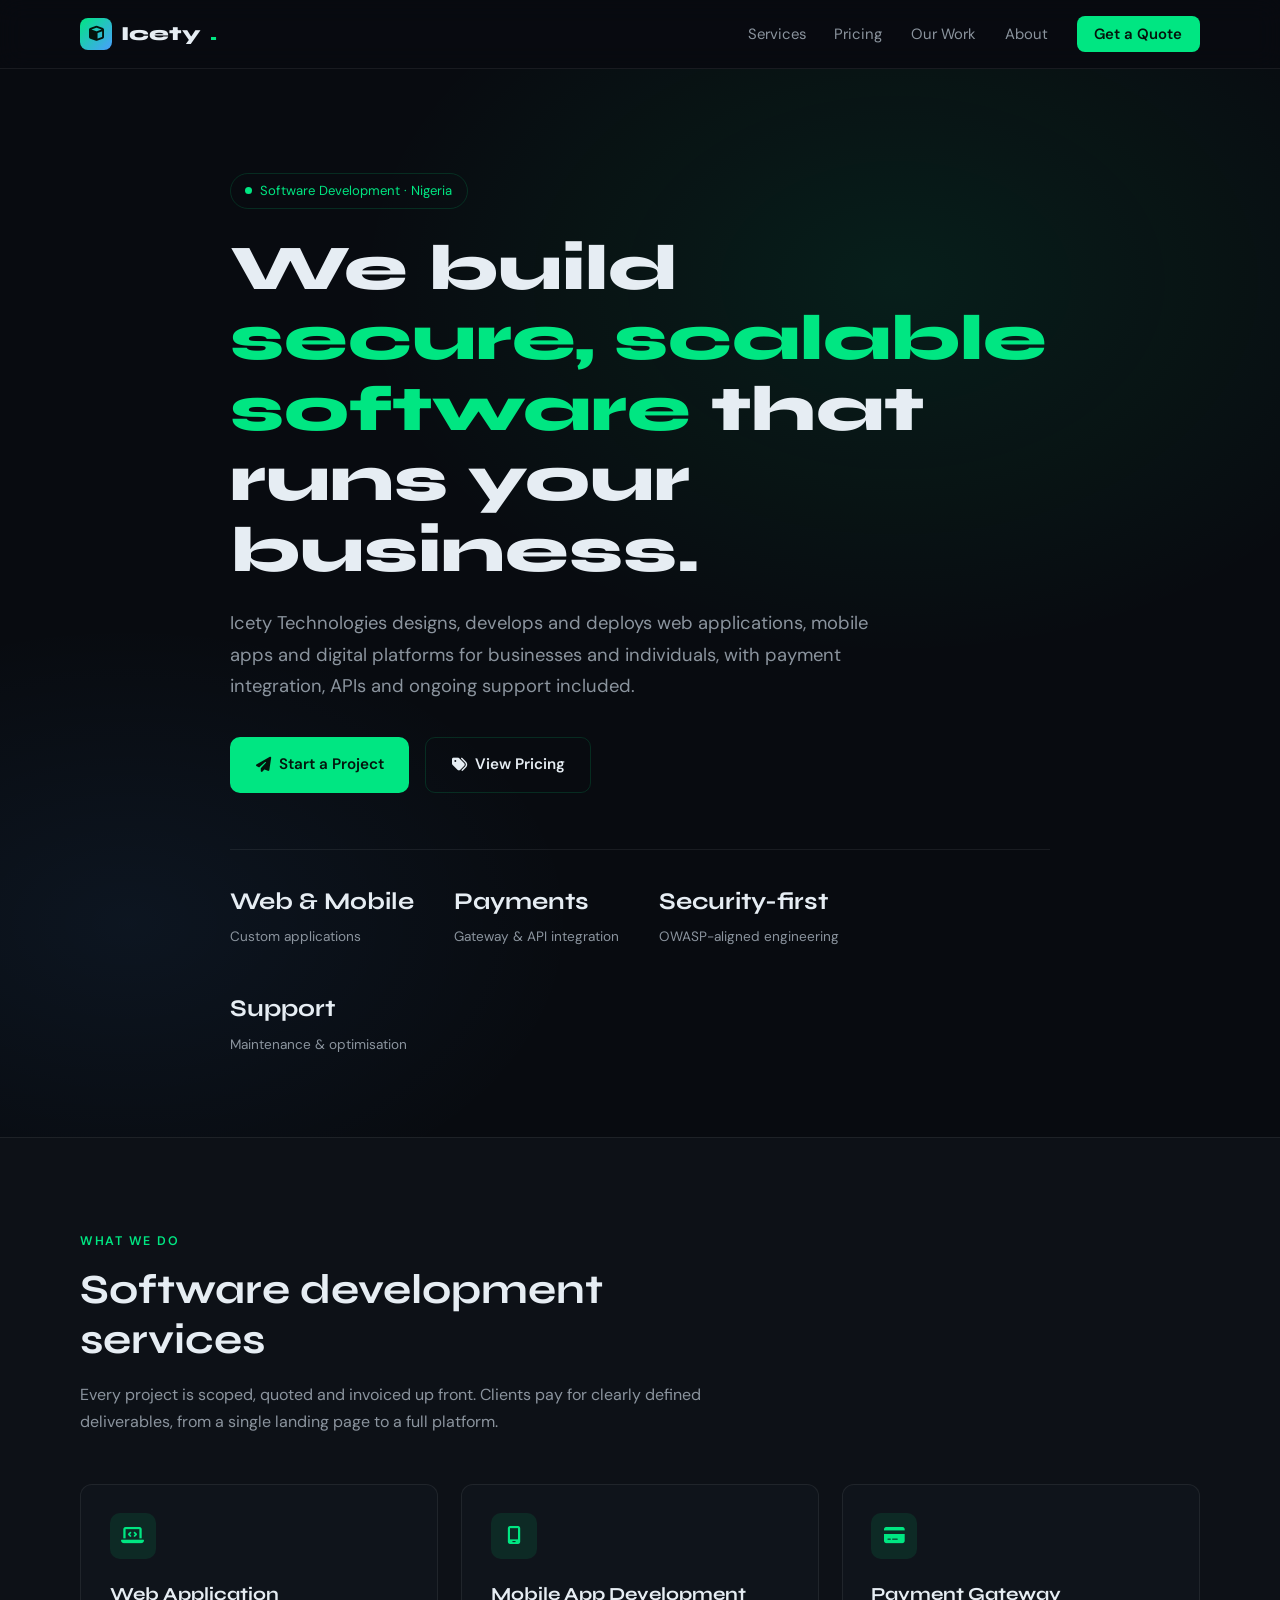
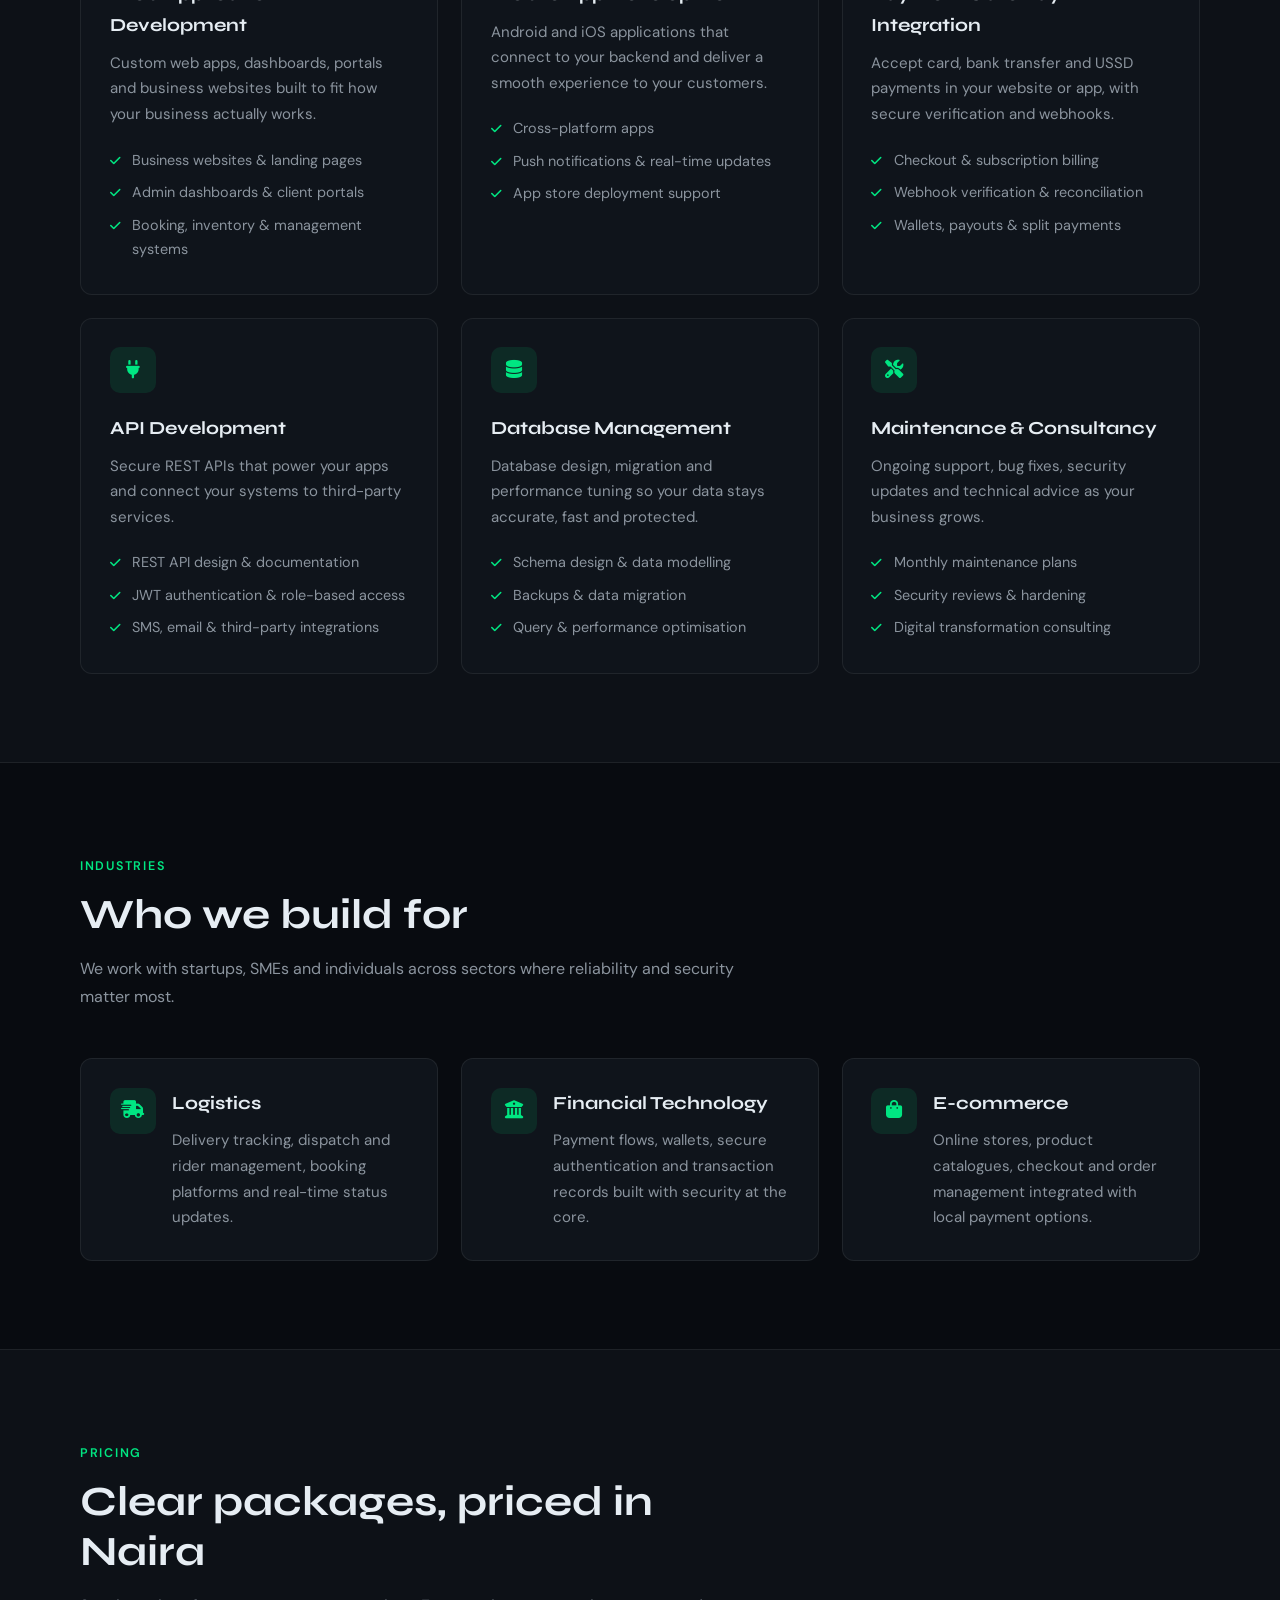
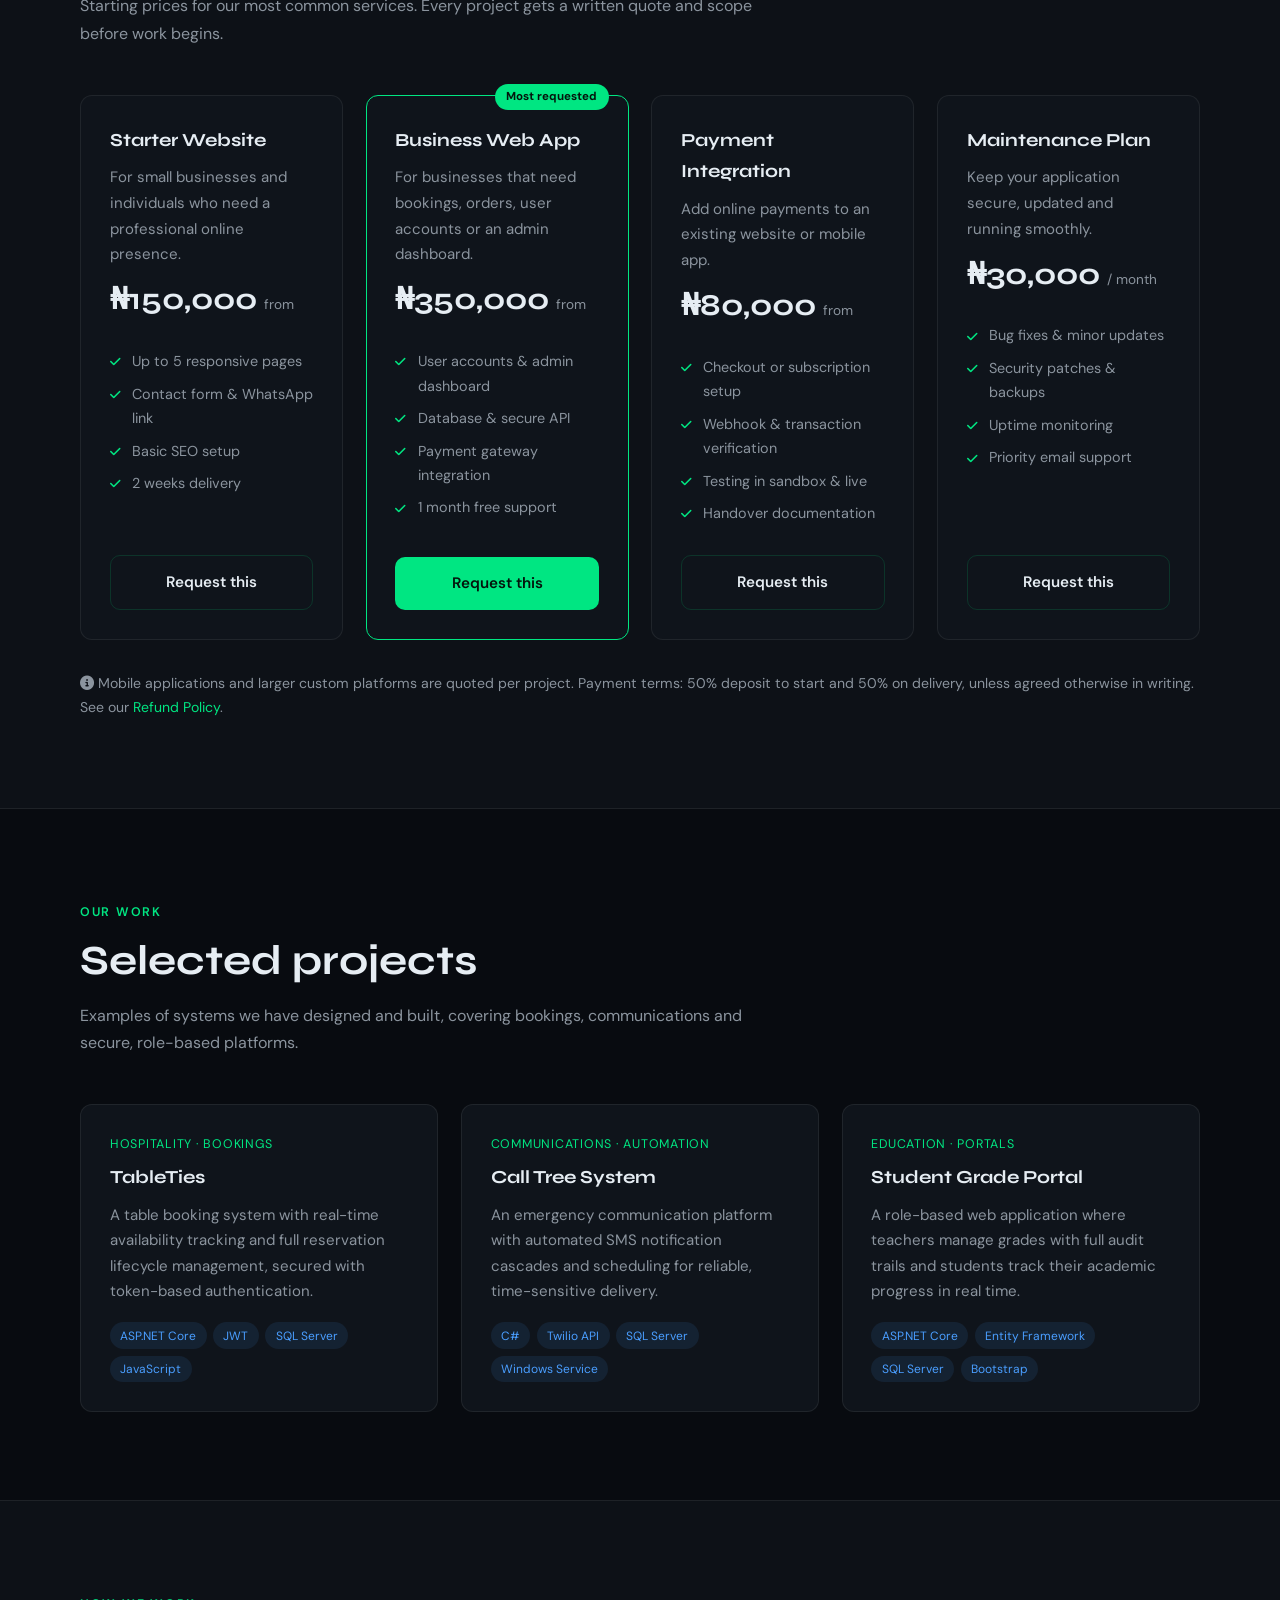
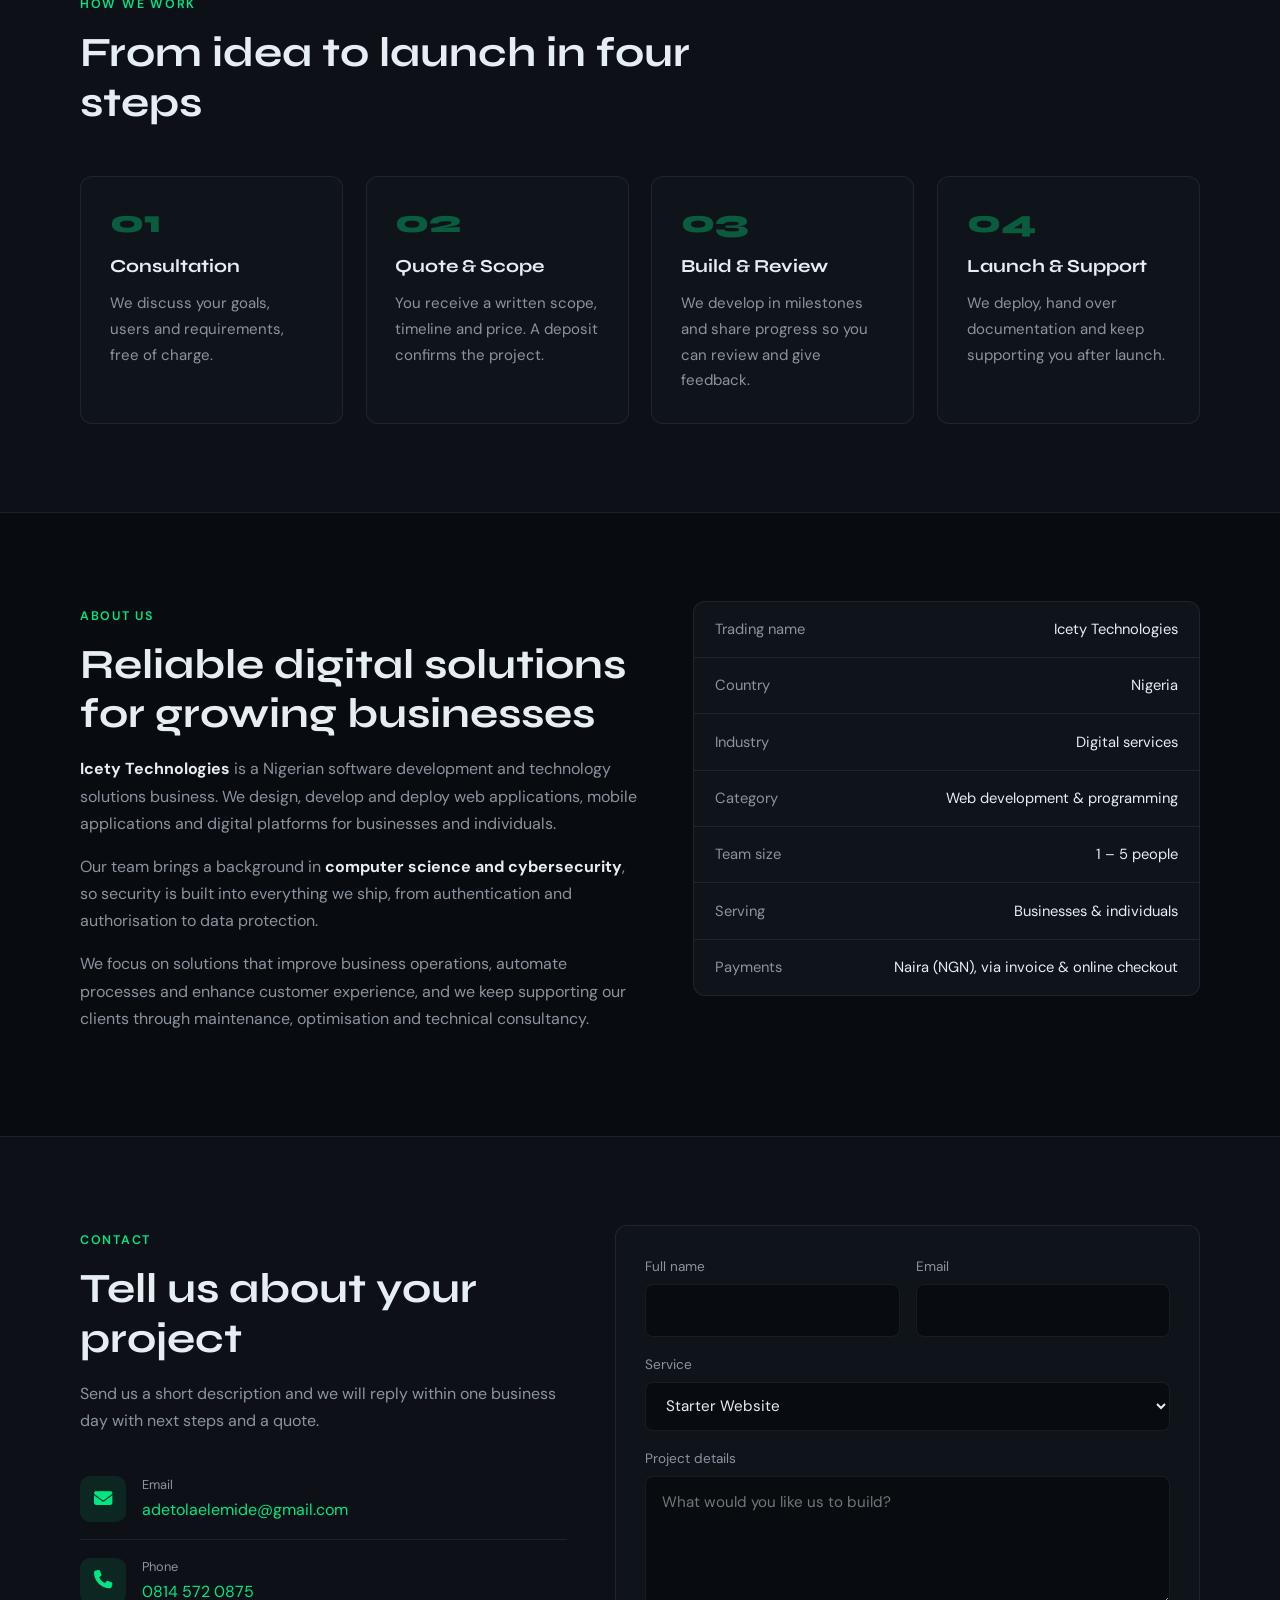
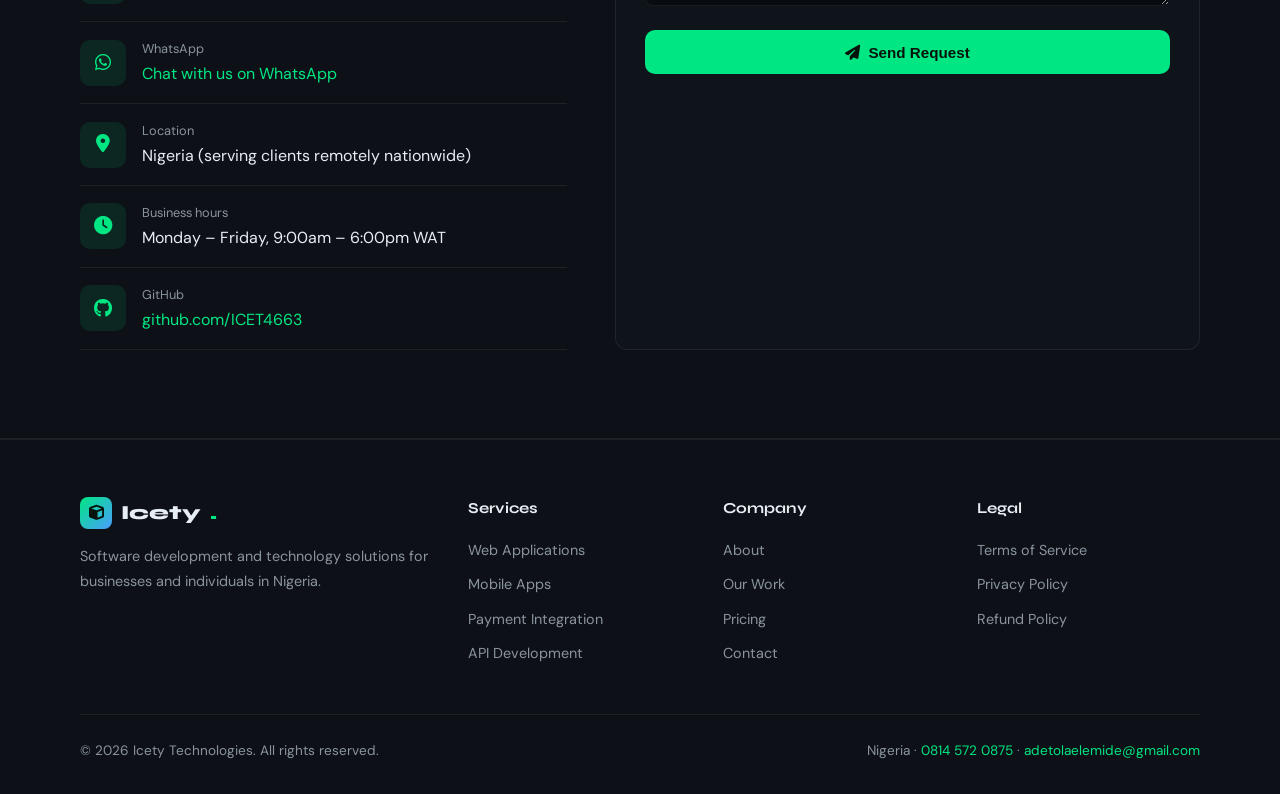
<file: index.html>
<!DOCTYPE html>
<html lang="en">
<head>
  <meta charset="UTF-8" />
  <meta name="viewport" content="width=device-width, initial-scale=1.0" />
  <title>Icety Technologies | Software Development Company in Nigeria</title>
  <meta name="description" content="Icety Technologies is a Nigerian software development company building web applications, mobile apps, APIs and payment integrations for businesses in logistics, fintech and e-commerce." />
  <link rel="icon" href="/favicon.svg" type="image/svg+xml" />
  <link rel="canonical" href="https://icetytechnologies.netlify.app/" />
  <meta property="og:type" content="website" />
  <meta property="og:site_name" content="Icety Technologies" />
  <meta property="og:title" content="Icety Technologies | Software Development Company in Nigeria" />
  <meta property="og:description" content="Icety Technologies is a Nigerian software development company building web applications, mobile apps, APIs and payment integrations for businesses in logistics, fintech and e-commerce." />
  <meta property="og:url" content="https://icetytechnologies.netlify.app/" />
  <meta name="theme-color" content="#080b10" />
  <link rel="preconnect" href="https://fonts.googleapis.com" />
  <link rel="preconnect" href="https://fonts.gstatic.com" crossorigin />
  <link href="https://fonts.googleapis.com/css2?family=Syne:wght@600;700;800&family=DM+Sans:wght@400;500;600&display=swap" rel="stylesheet" />
  <link rel="stylesheet" href="https://cdnjs.cloudflare.com/ajax/libs/font-awesome/6.5.0/css/all.min.css" />
  <link rel="stylesheet" href="style.css" />
</head>
<body>

<nav class="nav">
  <div class="container nav-inner">
    <a href="#home" class="logo"><span class="logo-mark"><i class="fas fa-cube"></i></span>Icety<span class="dot">.</span></a>
    <button class="menu-btn" id="menu-btn" aria-label="Open menu"><i class="fas fa-bars"></i></button>
    <ul class="nav-links" id="nav-links">
      <li><a href="#services">Services</a></li>
      <li><a href="#pricing">Pricing</a></li>
      <li><a href="#work">Our Work</a></li>
      <li><a href="#about">About</a></li>
      <li><a href="#contact" class="nav-cta">Get a Quote</a></li>
    </ul>
  </div>
</nav>

<!-- HERO -->
<header id="home" class="hero">
  <div class="container hero-inner">
    <span class="badge"><span class="badge-dot"></span>Software Development &middot; Nigeria</span>
    <h1>We build <span class="accent">secure, scalable software</span> that runs your business.</h1>
    <p class="lead">Icety Technologies designs, develops and deploys web applications, mobile apps and digital platforms for businesses and individuals, with payment integration, APIs and ongoing support included.</p>
    <div class="hero-actions">
      <a href="#contact" class="btn btn-primary"><i class="fas fa-paper-plane"></i> Start a Project</a>
      <a href="#pricing" class="btn btn-ghost"><i class="fas fa-tags"></i> View Pricing</a>
    </div>
    <div class="hero-facts">
      <div><strong>Web &amp; Mobile</strong><span>Custom applications</span></div>
      <div><strong>Payments</strong><span>Gateway &amp; API integration</span></div>
      <div><strong>Security-first</strong><span>OWASP-aligned engineering</span></div>
      <div><strong>Support</strong><span>Maintenance &amp; optimisation</span></div>
    </div>
  </div>
</header>

<!-- SERVICES -->
<section id="services" class="alt">
  <div class="container">
    <div class="section-head">
      <span class="label">What we do</span>
      <h2>Software development services</h2>
      <p>Every project is scoped, quoted and invoiced up front. Clients pay for clearly defined deliverables, from a single landing page to a full platform.</p>
    </div>
    <div class="grid grid-3">
      <div class="card">
        <div class="icon"><i class="fas fa-laptop-code"></i></div>
        <h3>Web Application Development</h3>
        <p>Custom web apps, dashboards, portals and business websites built to fit how your business actually works.</p>
        <ul><li>Business websites &amp; landing pages</li><li>Admin dashboards &amp; client portals</li><li>Booking, inventory &amp; management systems</li></ul>
      </div>
      <div class="card">
        <div class="icon"><i class="fas fa-mobile-screen"></i></div>
        <h3>Mobile App Development</h3>
        <p>Android and iOS applications that connect to your backend and deliver a smooth experience to your customers.</p>
        <ul><li>Cross-platform apps</li><li>Push notifications &amp; real-time updates</li><li>App store deployment support</li></ul>
      </div>
      <div class="card">
        <div class="icon"><i class="fas fa-credit-card"></i></div>
        <h3>Payment Gateway Integration</h3>
        <p>Accept card, bank transfer and USSD payments in your website or app, with secure verification and webhooks.</p>
        <ul><li>Checkout &amp; subscription billing</li><li>Webhook verification &amp; reconciliation</li><li>Wallets, payouts &amp; split payments</li></ul>
      </div>
      <div class="card">
        <div class="icon"><i class="fas fa-plug"></i></div>
        <h3>API Development</h3>
        <p>Secure REST APIs that power your apps and connect your systems to third-party services.</p>
        <ul><li>REST API design &amp; documentation</li><li>JWT authentication &amp; role-based access</li><li>SMS, email &amp; third-party integrations</li></ul>
      </div>
      <div class="card">
        <div class="icon"><i class="fas fa-database"></i></div>
        <h3>Database Management</h3>
        <p>Database design, migration and performance tuning so your data stays accurate, fast and protected.</p>
        <ul><li>Schema design &amp; data modelling</li><li>Backups &amp; data migration</li><li>Query &amp; performance optimisation</li></ul>
      </div>
      <div class="card">
        <div class="icon"><i class="fas fa-screwdriver-wrench"></i></div>
        <h3>Maintenance &amp; Consultancy</h3>
        <p>Ongoing support, bug fixes, security updates and technical advice as your business grows.</p>
        <ul><li>Monthly maintenance plans</li><li>Security reviews &amp; hardening</li><li>Digital transformation consulting</li></ul>
      </div>
    </div>
  </div>
</section>

<!-- INDUSTRIES -->
<section id="industries">
  <div class="container">
    <div class="section-head">
      <span class="label">Industries</span>
      <h2>Who we build for</h2>
      <p>We work with startups, SMEs and individuals across sectors where reliability and security matter most.</p>
    </div>
    <div class="grid grid-3">
      <div class="card industry">
        <div class="icon"><i class="fas fa-truck-fast"></i></div>
        <div><h3>Logistics</h3><p>Delivery tracking, dispatch and rider management, booking platforms and real-time status updates.</p></div>
      </div>
      <div class="card industry">
        <div class="icon"><i class="fas fa-building-columns"></i></div>
        <div><h3>Financial Technology</h3><p>Payment flows, wallets, secure authentication and transaction records built with security at the core.</p></div>
      </div>
      <div class="card industry">
        <div class="icon"><i class="fas fa-bag-shopping"></i></div>
        <div><h3>E-commerce</h3><p>Online stores, product catalogues, checkout and order management integrated with local payment options.</p></div>
      </div>
    </div>
  </div>
</section>

<!-- PRICING -->
<section id="pricing" class="alt">
  <div class="container">
    <div class="section-head">
      <span class="label">Pricing</span>
      <h2>Clear packages, priced in Naira</h2>
      <p>Starting prices for our most common services. Every project gets a written quote and scope before work begins.</p>
    </div>
    <div class="grid grid-4">
      <div class="card price-card">
        <h3>Starter Website</h3>
        <p>For small businesses and individuals who need a professional online presence.</p>
        <div class="price">&#8358;150,000 <small>from</small></div>
        <ul><li>Up to 5 responsive pages</li><li>Contact form &amp; WhatsApp link</li><li>Basic SEO setup</li><li>2 weeks delivery</li></ul>
        <a href="#contact" class="btn btn-ghost" data-service="Starter Website">Request this</a>
      </div>
      <div class="card price-card featured">
        <h3>Business Web App</h3>
        <p>For businesses that need bookings, orders, user accounts or an admin dashboard.</p>
        <div class="price">&#8358;350,000 <small>from</small></div>
        <ul><li>User accounts &amp; admin dashboard</li><li>Database &amp; secure API</li><li>Payment gateway integration</li><li>1 month free support</li></ul>
        <a href="#contact" class="btn btn-primary" data-service="Business Web App">Request this</a>
      </div>
      <div class="card price-card">
        <h3>Payment Integration</h3>
        <p>Add online payments to an existing website or mobile app.</p>
        <div class="price">&#8358;80,000 <small>from</small></div>
        <ul><li>Checkout or subscription setup</li><li>Webhook &amp; transaction verification</li><li>Testing in sandbox &amp; live</li><li>Handover documentation</li></ul>
        <a href="#contact" class="btn btn-ghost" data-service="Payment Integration">Request this</a>
      </div>
      <div class="card price-card">
        <h3>Maintenance Plan</h3>
        <p>Keep your application secure, updated and running smoothly.</p>
        <div class="price">&#8358;30,000 <small>/ month</small></div>
        <ul><li>Bug fixes &amp; minor updates</li><li>Security patches &amp; backups</li><li>Uptime monitoring</li><li>Priority email support</li></ul>
        <a href="#contact" class="btn btn-ghost" data-service="Maintenance Plan">Request this</a>
      </div>
    </div>
    <p class="note"><i class="fas fa-circle-info"></i> Mobile applications and larger custom platforms are quoted per project. Payment terms: 50% deposit to start and 50% on delivery, unless agreed otherwise in writing. See our <a href="refund.html">Refund Policy</a>.</p>
  </div>
</section>

<!-- WORK -->
<section id="work">
  <div class="container">
    <div class="section-head">
      <span class="label">Our work</span>
      <h2>Selected projects</h2>
      <p>Examples of systems we have designed and built, covering bookings, communications and secure, role-based platforms.</p>
    </div>
    <div class="grid grid-3">
      <div class="card">
        <span class="project-tag">Hospitality &middot; Bookings</span>
        <h3>TableTies</h3>
        <p>A table booking system with real-time availability tracking and full reservation lifecycle management, secured with token-based authentication.</p>
        <div class="tech"><span>ASP.NET Core</span><span>JWT</span><span>SQL Server</span><span>JavaScript</span></div>
      </div>
      <div class="card">
        <span class="project-tag">Communications &middot; Automation</span>
        <h3>Call Tree System</h3>
        <p>An emergency communication platform with automated SMS notification cascades and scheduling for reliable, time-sensitive delivery.</p>
        <div class="tech"><span>C#</span><span>Twilio API</span><span>SQL Server</span><span>Windows Service</span></div>
      </div>
      <div class="card">
        <span class="project-tag">Education &middot; Portals</span>
        <h3>Student Grade Portal</h3>
        <p>A role-based web application where teachers manage grades with full audit trails and students track their academic progress in real time.</p>
        <div class="tech"><span>ASP.NET Core</span><span>Entity Framework</span><span>SQL Server</span><span>Bootstrap</span></div>
      </div>
    </div>
  </div>
</section>

<!-- PROCESS -->
<section id="process" class="alt">
  <div class="container">
    <div class="section-head">
      <span class="label">How we work</span>
      <h2>From idea to launch in four steps</h2>
    </div>
    <div class="grid grid-4">
      <div class="card"><div class="step-num">01</div><h3>Consultation</h3><p>We discuss your goals, users and requirements, free of charge.</p></div>
      <div class="card"><div class="step-num">02</div><h3>Quote &amp; Scope</h3><p>You receive a written scope, timeline and price. A deposit confirms the project.</p></div>
      <div class="card"><div class="step-num">03</div><h3>Build &amp; Review</h3><p>We develop in milestones and share progress so you can review and give feedback.</p></div>
      <div class="card"><div class="step-num">04</div><h3>Launch &amp; Support</h3><p>We deploy, hand over documentation and keep supporting you after launch.</p></div>
    </div>
  </div>
</section>

<!-- ABOUT -->
<section id="about">
  <div class="container about-grid">
    <div>
      <span class="label">About us</span>
      <h2>Reliable digital solutions for growing businesses</h2>
      <p><strong>Icety Technologies</strong> is a Nigerian software development and technology solutions business. We design, develop and deploy web applications, mobile applications and digital platforms for businesses and individuals.</p>
      <p>Our team brings a background in <strong>computer science and cybersecurity</strong>, so security is built into everything we ship, from authentication and authorisation to data protection.</p>
      <p>We focus on solutions that improve business operations, automate processes and enhance customer experience, and we keep supporting our clients through maintenance, optimisation and technical consultancy.</p>
    </div>
    <ul class="facts">
      <li><span>Trading name</span><span>Icety Technologies</span></li>
      <li><span>Country</span><span>Nigeria</span></li>
      <li><span>Industry</span><span>Digital services</span></li>
      <li><span>Category</span><span>Web development &amp; programming</span></li>
      <li><span>Team size</span><span>1 &ndash; 5 people</span></li>
      <li><span>Serving</span><span>Businesses &amp; individuals</span></li>
      <li><span>Payments</span><span>Naira (NGN), via invoice &amp; online checkout</span></li>
    </ul>
  </div>
</section>

<!-- CONTACT -->
<section id="contact" class="alt">
  <div class="container contact-grid">
    <div>
      <span class="label">Contact</span>
      <h2>Tell us about your project</h2>
      <p style="color:var(--muted); margin-bottom:1.5rem;">Send us a short description and we will reply within one business day with next steps and a quote.</p>
      <div class="contact-item">
        <div class="icon"><i class="fas fa-envelope"></i></div>
        <div><small>Email</small><a href="mailto:adetolaelemide@gmail.com">adetolaelemide@gmail.com</a></div>
      </div>
      <div class="contact-item">
        <div class="icon"><i class="fas fa-phone"></i></div>
        <div><small>Phone</small><a href="tel:+2348145720875">0814 572 0875</a></div>
      </div>
      <div class="contact-item">
        <div class="icon"><i class="fab fa-whatsapp"></i></div>
        <div><small>WhatsApp</small><a href="https://wa.me/2348145720875" target="_blank" rel="noopener">Chat with us on WhatsApp</a></div>
      </div>
      <div class="contact-item">
        <div class="icon"><i class="fas fa-location-dot"></i></div>
        <div><small>Location</small>Nigeria (serving clients remotely nationwide)</div>
      </div>
      <div class="contact-item">
        <div class="icon"><i class="fas fa-clock"></i></div>
        <div><small>Business hours</small>Monday &ndash; Friday, 9:00am &ndash; 6:00pm WAT</div>
      </div>
      <div class="contact-item">
        <div class="icon"><i class="fab fa-github"></i></div>
        <div><small>GitHub</small><a href="https://github.com/ICET4663" target="_blank" rel="noopener">github.com/ICET4663</a></div>
      </div>
    </div>
    <form class="card" id="quote-form">
      <div class="row">
        <div class="field"><label for="f-name">Full name</label><input id="f-name" required /></div>
        <div class="field"><label for="f-email">Email</label><input id="f-email" type="email" required /></div>
      </div>
      <div class="field">
        <label for="f-service">Service</label>
        <select id="f-service">
          <option>Starter Website</option>
          <option>Business Web App</option>
          <option>Mobile App</option>
          <option>Payment Integration</option>
          <option>API Development</option>
          <option>Maintenance Plan</option>
          <option>Technical Consultancy</option>
        </select>
      </div>
      <div class="field"><label for="f-msg">Project details</label><textarea id="f-msg" required placeholder="What would you like us to build?"></textarea></div>
      <button type="submit" class="btn btn-primary"><i class="fas fa-paper-plane"></i> Send Request</button>
    </form>
  </div>
</section>

<footer>
  <div class="container">
    <div class="footer-grid">
      <div>
        <a href="#home" class="logo" style="margin-bottom:.9rem;"><span class="logo-mark"><i class="fas fa-cube"></i></span>Icety<span class="dot">.</span></a>
        <p>Software development and technology solutions for businesses and individuals in Nigeria.</p>
      </div>
      <div>
        <h4>Services</h4>
        <ul><li><a href="#services">Web Applications</a></li><li><a href="#services">Mobile Apps</a></li><li><a href="#services">Payment Integration</a></li><li><a href="#services">API Development</a></li></ul>
      </div>
      <div>
        <h4>Company</h4>
        <ul><li><a href="#about">About</a></li><li><a href="#work">Our Work</a></li><li><a href="#pricing">Pricing</a></li><li><a href="#contact">Contact</a></li></ul>
      </div>
      <div>
        <h4>Legal</h4>
        <ul><li><a href="terms.html">Terms of Service</a></li><li><a href="privacy.html">Privacy Policy</a></li><li><a href="refund.html">Refund Policy</a></li></ul>
      </div>
    </div>
    <div class="footer-bottom">
      <span>&copy; <span id="year"></span> Icety Technologies. All rights reserved.</span>
      <span>Nigeria &middot; <a href="tel:+2348145720875">0814 572 0875</a> &middot; <a href="mailto:adetolaelemide@gmail.com">adetolaelemide@gmail.com</a></span>
    </div>
  </div>
</footer>

<script>
  document.getElementById('year').textContent = new Date().getFullYear();

  const links = document.getElementById('nav-links');
  document.getElementById('menu-btn').addEventListener('click', () => links.classList.toggle('open'));
  links.querySelectorAll('a').forEach(a => a.addEventListener('click', () => links.classList.remove('open')));

  // Pricing buttons preselect the service in the form
  document.querySelectorAll('[data-service]').forEach(btn => {
    btn.addEventListener('click', () => { document.getElementById('f-service').value = btn.dataset.service; });
  });

  // Opens the visitor's email app with the request filled in
  document.getElementById('quote-form').addEventListener('submit', e => {
    e.preventDefault();
    const name = document.getElementById('f-name').value.trim();
    const email = document.getElementById('f-email').value.trim();
    const service = document.getElementById('f-service').value;
    const msg = document.getElementById('f-msg').value.trim();
    const body = `Name: ${name}\nEmail: ${email}\nService: ${service}\n\n${msg}`;
    location.href = 'mailto:adetolaelemide@gmail.com?subject=' + encodeURIComponent('Project request: ' + service) + '&body=' + encodeURIComponent(body);
  });
</script>
</body>
</html>
</file>
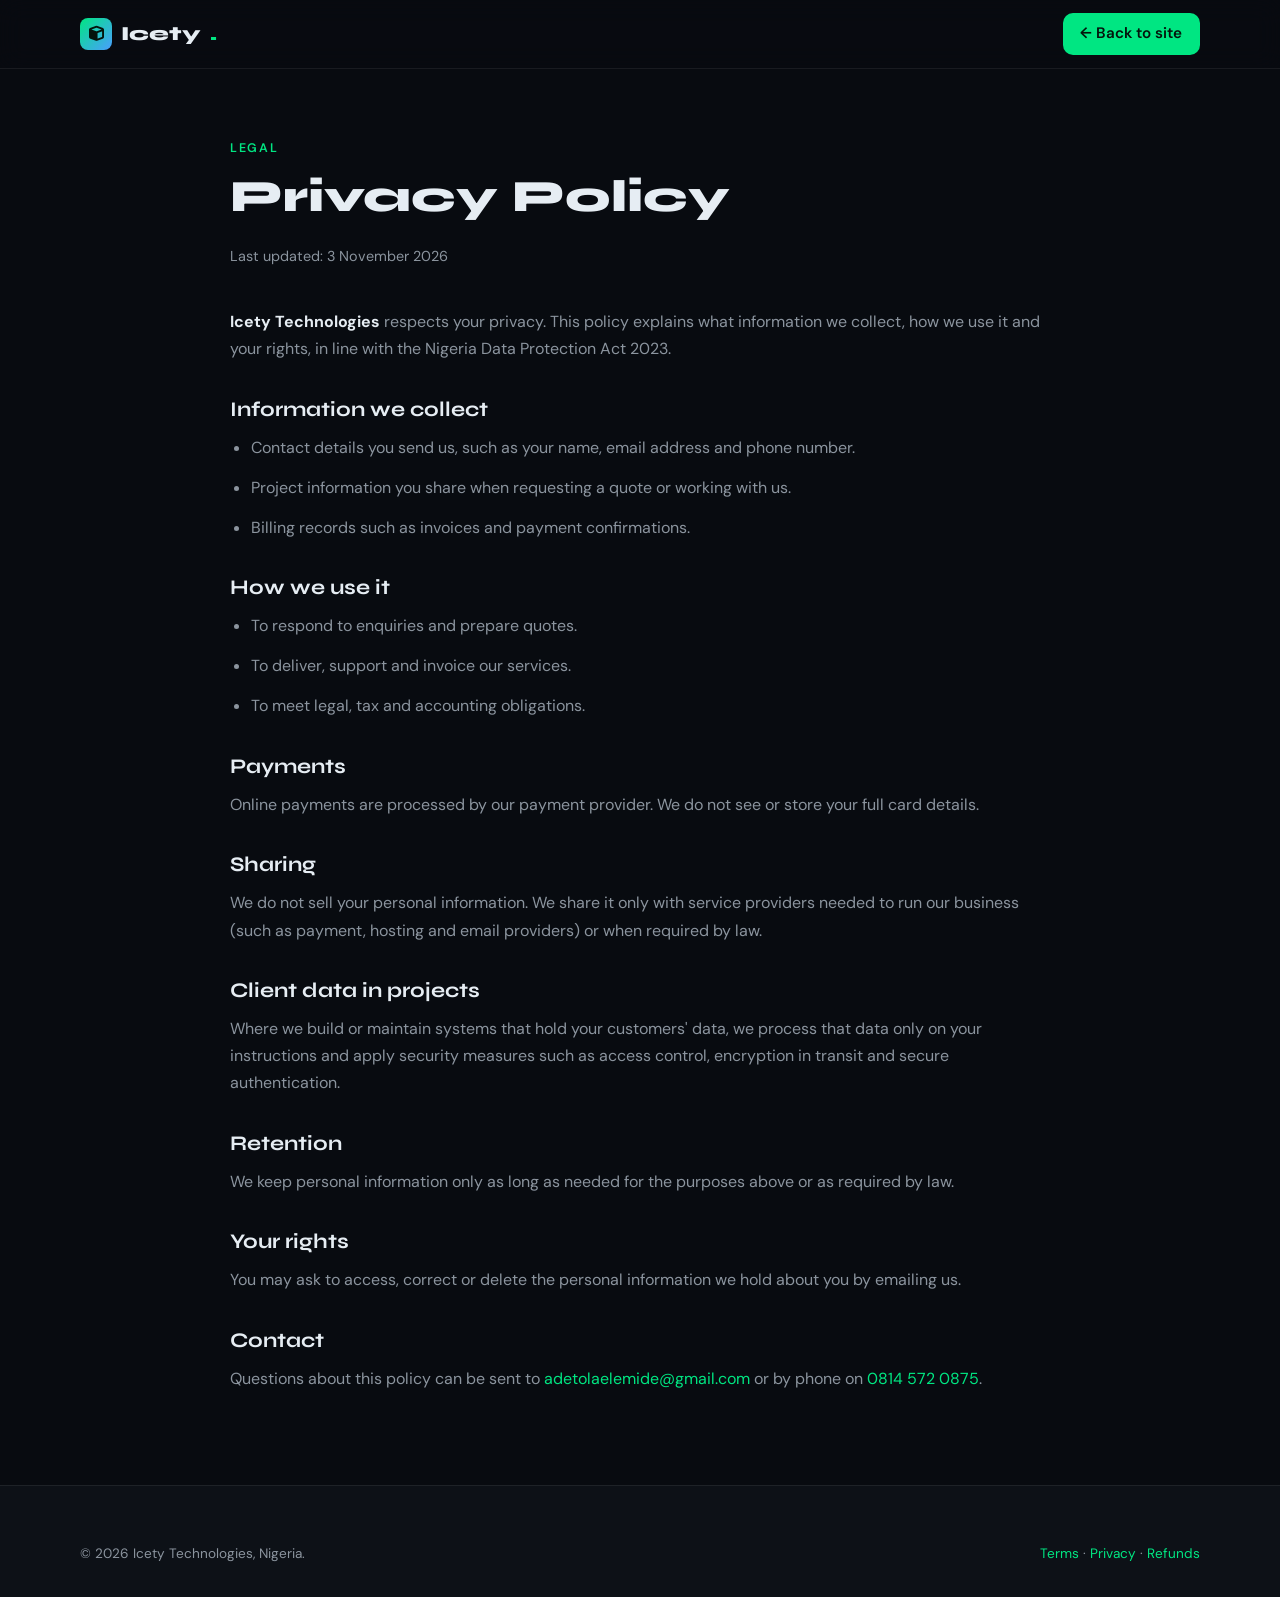
<file: privacy.html>
<!DOCTYPE html>
<html lang="en">
<head>
  <meta charset="UTF-8" />
  <meta name="viewport" content="width=device-width, initial-scale=1.0" />
  <title>Privacy Policy | Icety Technologies</title>
  <link rel="icon" href="/favicon.svg" type="image/svg+xml" />
  <link rel="canonical" href="https://icetytechnologies.netlify.app/privacy" />
  <link rel="preconnect" href="https://fonts.googleapis.com" />
  <link rel="preconnect" href="https://fonts.gstatic.com" crossorigin />
  <link href="https://fonts.googleapis.com/css2?family=Syne:wght@600;700;800&family=DM+Sans:wght@400;500;600&display=swap" rel="stylesheet" />
  <link rel="stylesheet" href="https://cdnjs.cloudflare.com/ajax/libs/font-awesome/6.5.0/css/all.min.css" />
  <link rel="stylesheet" href="style.css" />
</head>
<body>
<nav class="nav">
  <div class="container nav-inner">
    <a href="index.html" class="logo"><span class="logo-mark"><i class="fas fa-cube"></i></span>Icety<span class="dot">.</span></a>
    <a href="index.html" class="btn btn-primary" style="padding:.5rem 1.1rem;">&larr; Back to site</a>
  </div>
</nav>
<main class="legal">
  <div class="container">
    <span class="label">Legal</span>
    <h1>Privacy Policy</h1>
    <p class="updated">Last updated: 3 November 2026</p>
    <p><strong>Icety Technologies</strong> respects your privacy. This policy explains what information we collect, how we use it and your rights, in line with the Nigeria Data Protection Act 2023.</p>
    <h2>Information we collect</h2>
    <ul>
      <li>Contact details you send us, such as your name, email address and phone number.</li>
      <li>Project information you share when requesting a quote or working with us.</li>
      <li>Billing records such as invoices and payment confirmations.</li>
    </ul>
    <h2>How we use it</h2>
    <ul>
      <li>To respond to enquiries and prepare quotes.</li>
      <li>To deliver, support and invoice our services.</li>
      <li>To meet legal, tax and accounting obligations.</li>
    </ul>
    <h2>Payments</h2>
    <p>Online payments are processed by our payment provider. We do not see or store your full card details.</p>
    <h2>Sharing</h2>
    <p>We do not sell your personal information. We share it only with service providers needed to run our business (such as payment, hosting and email providers) or when required by law.</p>
    <h2>Client data in projects</h2>
    <p>Where we build or maintain systems that hold your customers' data, we process that data only on your instructions and apply security measures such as access control, encryption in transit and secure authentication.</p>
    <h2>Retention</h2>
    <p>We keep personal information only as long as needed for the purposes above or as required by law.</p>
    <h2>Your rights</h2>
    <p>You may ask to access, correct or delete the personal information we hold about you by emailing us.</p>
    <h2>Contact</h2>
    <p>Questions about this policy can be sent to <a href="mailto:adetolaelemide@gmail.com">adetolaelemide@gmail.com</a> or by phone on <a href="tel:+2348145720875">0814 572 0875</a>.</p>
  </div>
</main>
<footer>
  <div class="container footer-bottom" style="border:0; padding:0;">
    <span>&copy; 2026 Icety Technologies, Nigeria.</span>
    <span><a href="terms.html">Terms</a> &middot; <a href="privacy.html">Privacy</a> &middot; <a href="refund.html">Refunds</a></span>
  </div>
</footer>
</body>
</html>
</file>
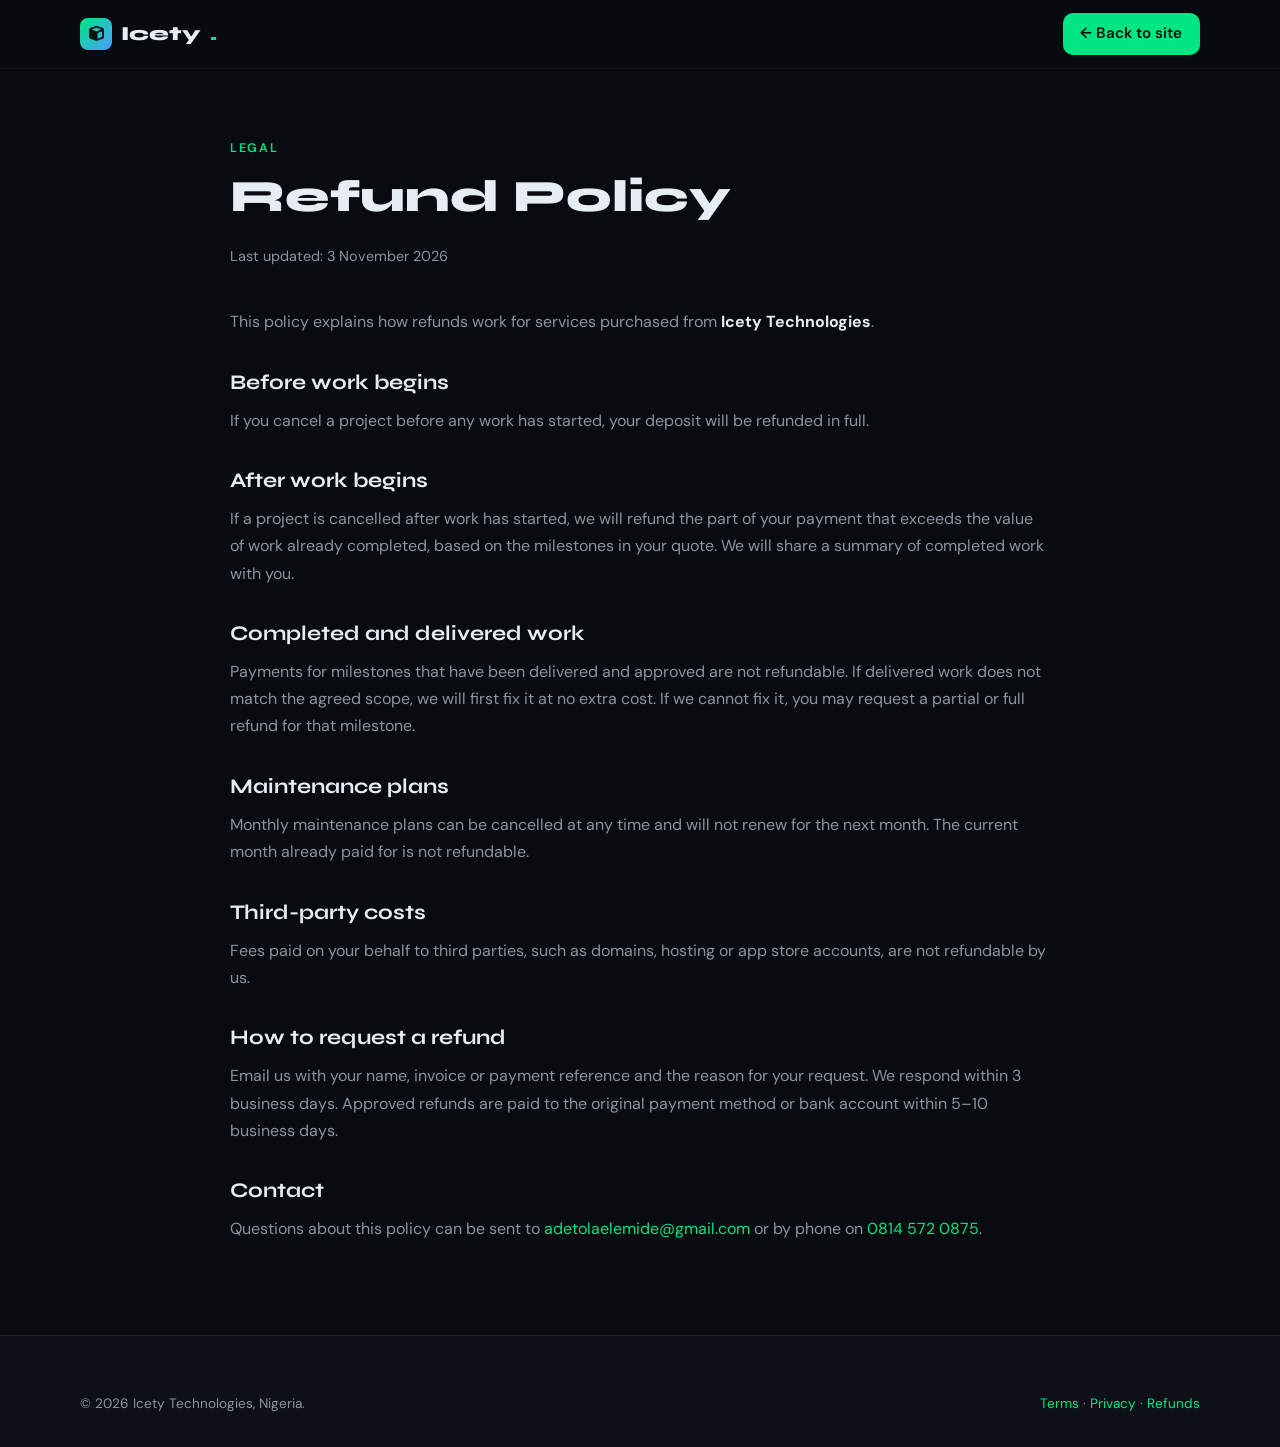
<file: refund.html>
<!DOCTYPE html>
<html lang="en">
<head>
  <meta charset="UTF-8" />
  <meta name="viewport" content="width=device-width, initial-scale=1.0" />
  <title>Refund Policy | Icety Technologies</title>
  <link rel="icon" href="/favicon.svg" type="image/svg+xml" />
  <link rel="canonical" href="https://icetytechnologies.netlify.app/refund" />
  <link rel="preconnect" href="https://fonts.googleapis.com" />
  <link rel="preconnect" href="https://fonts.gstatic.com" crossorigin />
  <link href="https://fonts.googleapis.com/css2?family=Syne:wght@600;700;800&family=DM+Sans:wght@400;500;600&display=swap" rel="stylesheet" />
  <link rel="stylesheet" href="https://cdnjs.cloudflare.com/ajax/libs/font-awesome/6.5.0/css/all.min.css" />
  <link rel="stylesheet" href="style.css" />
</head>
<body>
<nav class="nav">
  <div class="container nav-inner">
    <a href="index.html" class="logo"><span class="logo-mark"><i class="fas fa-cube"></i></span>Icety<span class="dot">.</span></a>
    <a href="index.html" class="btn btn-primary" style="padding:.5rem 1.1rem;">&larr; Back to site</a>
  </div>
</nav>
<main class="legal">
  <div class="container">
    <span class="label">Legal</span>
    <h1>Refund Policy</h1>
    <p class="updated">Last updated: 3 November 2026</p>
    <p>This policy explains how refunds work for services purchased from <strong>Icety Technologies</strong>.</p>
    <h2>Before work begins</h2>
    <p>If you cancel a project before any work has started, your deposit will be refunded in full.</p>
    <h2>After work begins</h2>
    <p>If a project is cancelled after work has started, we will refund the part of your payment that exceeds the value of work already completed, based on the milestones in your quote. We will share a summary of completed work with you.</p>
    <h2>Completed and delivered work</h2>
    <p>Payments for milestones that have been delivered and approved are not refundable. If delivered work does not match the agreed scope, we will first fix it at no extra cost. If we cannot fix it, you may request a partial or full refund for that milestone.</p>
    <h2>Maintenance plans</h2>
    <p>Monthly maintenance plans can be cancelled at any time and will not renew for the next month. The current month already paid for is not refundable.</p>
    <h2>Third-party costs</h2>
    <p>Fees paid on your behalf to third parties, such as domains, hosting or app store accounts, are not refundable by us.</p>
    <h2>How to request a refund</h2>
    <p>Email us with your name, invoice or payment reference and the reason for your request. We respond within 3 business days. Approved refunds are paid to the original payment method or bank account within 5&ndash;10 business days.</p>
    <h2>Contact</h2>
    <p>Questions about this policy can be sent to <a href="mailto:adetolaelemide@gmail.com">adetolaelemide@gmail.com</a> or by phone on <a href="tel:+2348145720875">0814 572 0875</a>.</p>
  </div>
</main>
<footer>
  <div class="container footer-bottom" style="border:0; padding:0;">
    <span>&copy; 2026 Icety Technologies, Nigeria.</span>
    <span><a href="terms.html">Terms</a> &middot; <a href="privacy.html">Privacy</a> &middot; <a href="refund.html">Refunds</a></span>
  </div>
</footer>
</body>
</html>
</file>
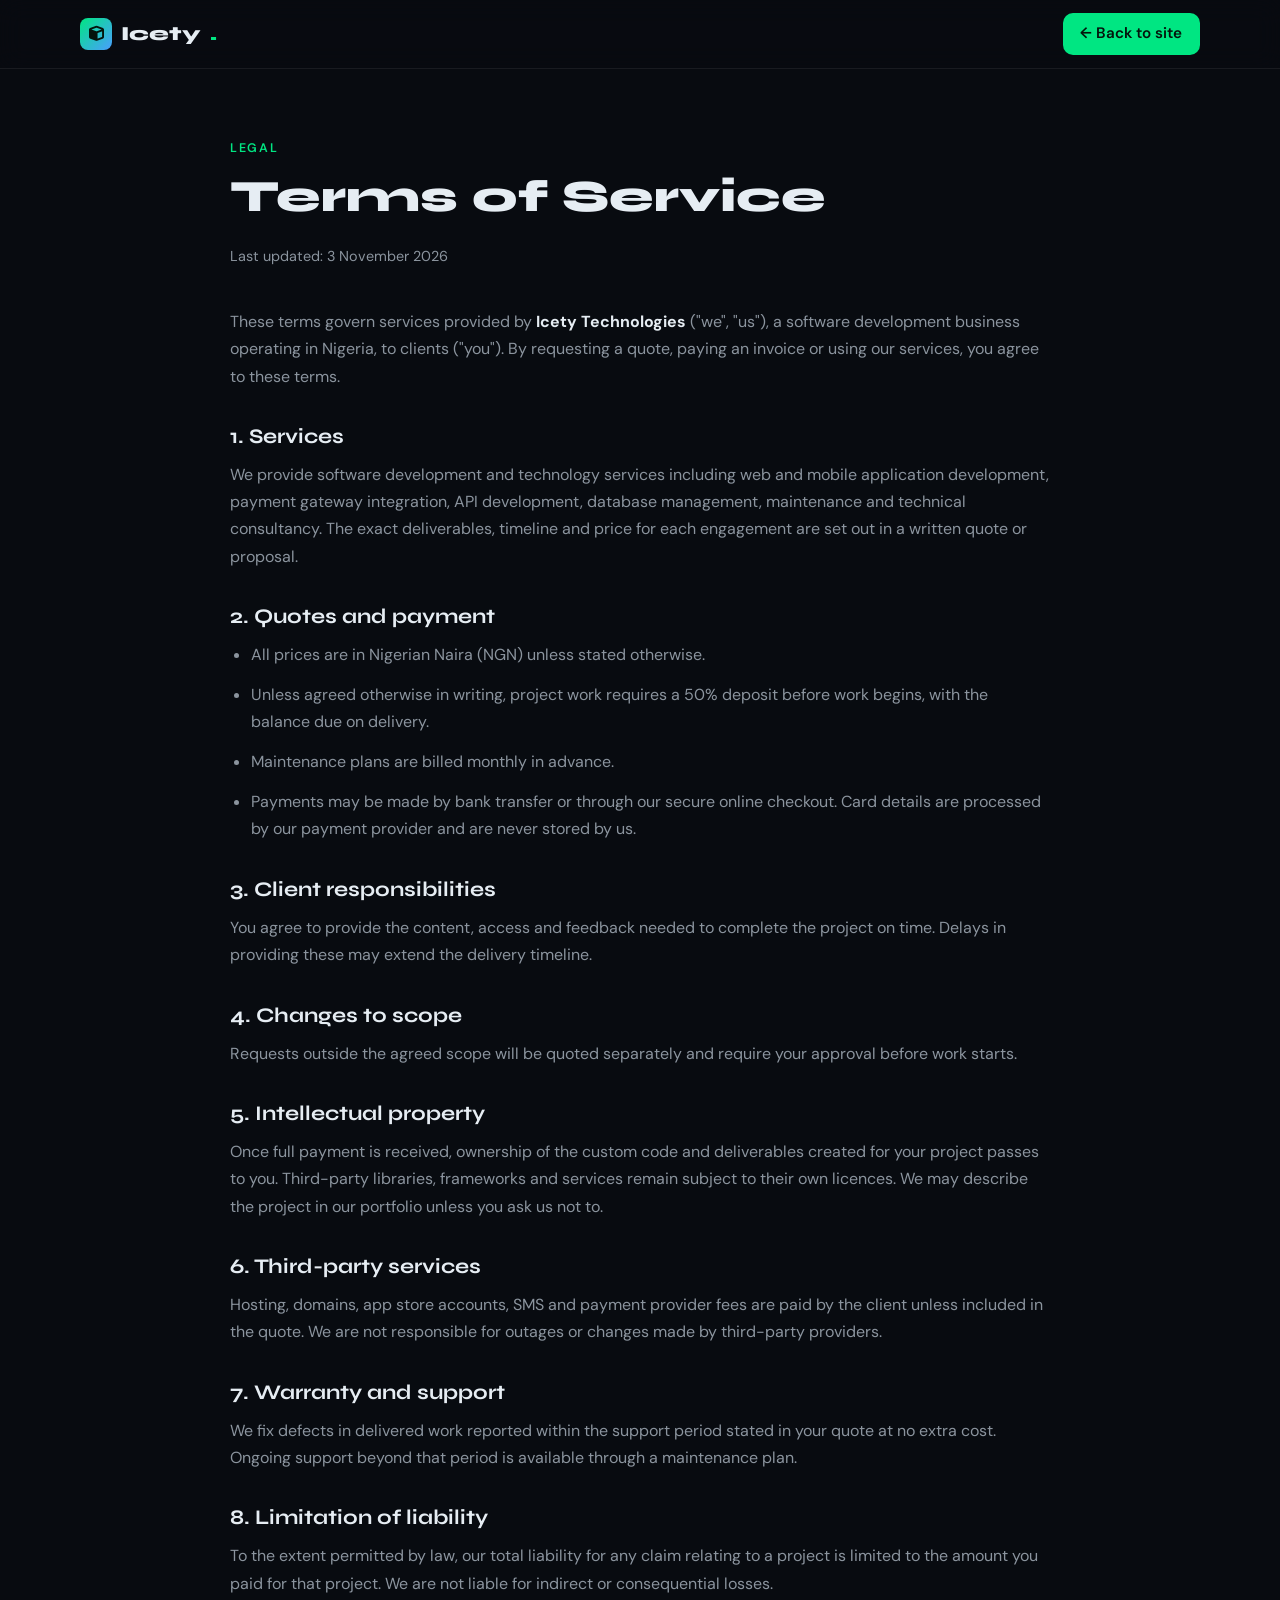
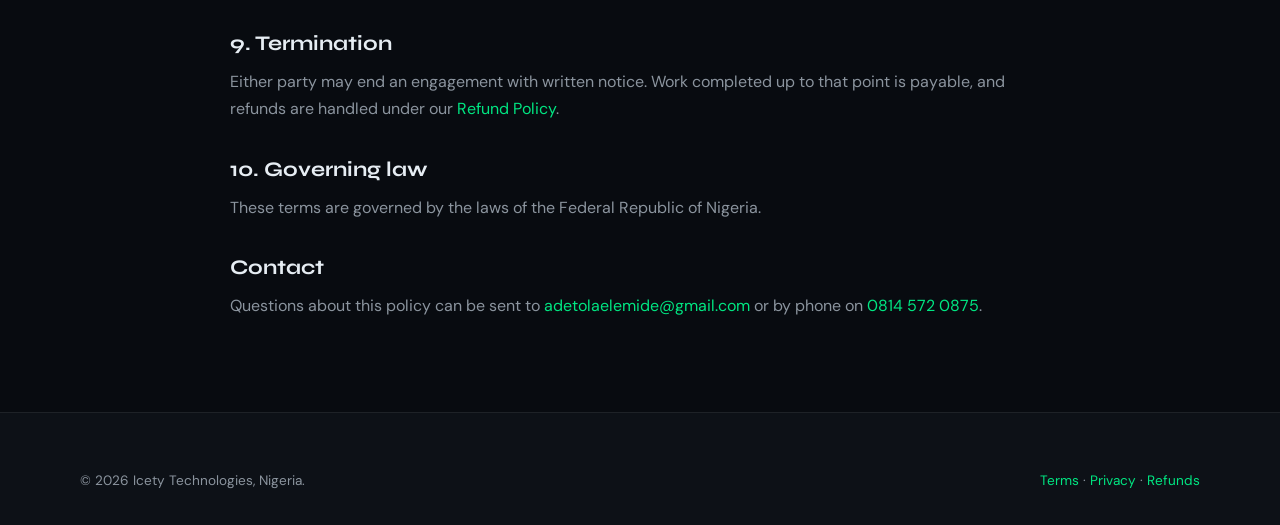
<file: terms.html>
<!DOCTYPE html>
<html lang="en">
<head>
  <meta charset="UTF-8" />
  <meta name="viewport" content="width=device-width, initial-scale=1.0" />
  <title>Terms of Service | Icety Technologies</title>
  <link rel="icon" href="/favicon.svg" type="image/svg+xml" />
  <link rel="canonical" href="https://icetytechnologies.netlify.app/terms" />
  <link rel="preconnect" href="https://fonts.googleapis.com" />
  <link rel="preconnect" href="https://fonts.gstatic.com" crossorigin />
  <link href="https://fonts.googleapis.com/css2?family=Syne:wght@600;700;800&family=DM+Sans:wght@400;500;600&display=swap" rel="stylesheet" />
  <link rel="stylesheet" href="https://cdnjs.cloudflare.com/ajax/libs/font-awesome/6.5.0/css/all.min.css" />
  <link rel="stylesheet" href="style.css" />
</head>
<body>
<nav class="nav">
  <div class="container nav-inner">
    <a href="index.html" class="logo"><span class="logo-mark"><i class="fas fa-cube"></i></span>Icety<span class="dot">.</span></a>
    <a href="index.html" class="btn btn-primary" style="padding:.5rem 1.1rem;">&larr; Back to site</a>
  </div>
</nav>
<main class="legal">
  <div class="container">
    <span class="label">Legal</span>
    <h1>Terms of Service</h1>
    <p class="updated">Last updated: 3 November 2026</p>
    <p>These terms govern services provided by <strong>Icety Technologies</strong> ("we", "us"), a software development business operating in Nigeria, to clients ("you"). By requesting a quote, paying an invoice or using our services, you agree to these terms.</p>
    <h2>1. Services</h2>
    <p>We provide software development and technology services including web and mobile application development, payment gateway integration, API development, database management, maintenance and technical consultancy. The exact deliverables, timeline and price for each engagement are set out in a written quote or proposal.</p>
    <h2>2. Quotes and payment</h2>
    <ul>
      <li>All prices are in Nigerian Naira (NGN) unless stated otherwise.</li>
      <li>Unless agreed otherwise in writing, project work requires a 50% deposit before work begins, with the balance due on delivery.</li>
      <li>Maintenance plans are billed monthly in advance.</li>
      <li>Payments may be made by bank transfer or through our secure online checkout. Card details are processed by our payment provider and are never stored by us.</li>
    </ul>
    <h2>3. Client responsibilities</h2>
    <p>You agree to provide the content, access and feedback needed to complete the project on time. Delays in providing these may extend the delivery timeline.</p>
    <h2>4. Changes to scope</h2>
    <p>Requests outside the agreed scope will be quoted separately and require your approval before work starts.</p>
    <h2>5. Intellectual property</h2>
    <p>Once full payment is received, ownership of the custom code and deliverables created for your project passes to you. Third-party libraries, frameworks and services remain subject to their own licences. We may describe the project in our portfolio unless you ask us not to.</p>
    <h2>6. Third-party services</h2>
    <p>Hosting, domains, app store accounts, SMS and payment provider fees are paid by the client unless included in the quote. We are not responsible for outages or changes made by third-party providers.</p>
    <h2>7. Warranty and support</h2>
    <p>We fix defects in delivered work reported within the support period stated in your quote at no extra cost. Ongoing support beyond that period is available through a maintenance plan.</p>
    <h2>8. Limitation of liability</h2>
    <p>To the extent permitted by law, our total liability for any claim relating to a project is limited to the amount you paid for that project. We are not liable for indirect or consequential losses.</p>
    <h2>9. Termination</h2>
    <p>Either party may end an engagement with written notice. Work completed up to that point is payable, and refunds are handled under our <a href="refund.html">Refund Policy</a>.</p>
    <h2>10. Governing law</h2>
    <p>These terms are governed by the laws of the Federal Republic of Nigeria.</p>
    <h2>Contact</h2>
    <p>Questions about this policy can be sent to <a href="mailto:adetolaelemide@gmail.com">adetolaelemide@gmail.com</a> or by phone on <a href="tel:+2348145720875">0814 572 0875</a>.</p>
  </div>
</main>
<footer>
  <div class="container footer-bottom" style="border:0; padding:0;">
    <span>&copy; 2026 Icety Technologies, Nigeria.</span>
    <span><a href="terms.html">Terms</a> &middot; <a href="privacy.html">Privacy</a> &middot; <a href="refund.html">Refunds</a></span>
  </div>
</footer>
</body>
</html>
</file>
<file: style.css>
*, *::before, *::after { margin: 0; padding: 0; box-sizing: border-box; }

:root {
  --bg: #080b10;
  --surface: #0d1117;
  --card: #0f141b;
  --border: rgba(0, 230, 130, 0.15);
  --border-soft: rgba(255, 255, 255, 0.07);
  --green: #00e682;
  --green-dim: #00b865;
  --blue: #4a9eff;
  --text: #e6edf3;
  --muted: #8b949e;
  --font-head: 'Syne', sans-serif;
  --font-body: 'DM Sans', sans-serif;
  --r: 12px;
}

html { scroll-behavior: smooth; }
body { font-family: var(--font-body); background: var(--bg); color: var(--text); line-height: 1.7; overflow-x: hidden; }
a { color: var(--green); text-decoration: none; }
a:hover { text-decoration: underline; }
img { max-width: 100%; }
.container { width: min(1120px, 92%); margin: 0 auto; }

/* Nav */
.nav { position: sticky; top: 0; z-index: 50; background: rgba(8, 11, 16, 0.88); backdrop-filter: blur(12px); border-bottom: 1px solid var(--border-soft); }
.nav-inner { display: flex; align-items: center; justify-content: space-between; height: 68px; }
.logo { font-family: var(--font-head); font-weight: 800; font-size: 1.25rem; color: var(--text); display: flex; align-items: center; gap: .55rem; }
.logo:hover { text-decoration: none; }
.logo-mark { width: 32px; height: 32px; border-radius: 8px; background: linear-gradient(135deg, var(--green), var(--blue)); display: grid; place-items: center; color: #04140c; font-size: .95rem; }
.logo span.dot { color: var(--green); }
.nav-links { display: flex; gap: 1.8rem; list-style: none; align-items: center; }
.nav-links a { color: var(--muted); font-size: .93rem; }
.nav-links a:hover { color: var(--text); text-decoration: none; }
.nav-cta { padding: .5rem 1.1rem; border-radius: 8px; background: var(--green); color: #04140c !important; font-weight: 600; }
.menu-btn { display: none; background: none; border: 0; color: var(--text); font-size: 1.4rem; cursor: pointer; }

/* Buttons */
.btn { display: inline-flex; align-items: center; gap: .5rem; padding: .85rem 1.6rem; border-radius: 10px; font-weight: 600; font-size: .95rem; transition: transform .2s, background .2s; }
.btn:hover { text-decoration: none; transform: translateY(-2px); }
.btn-primary { background: var(--green); color: #04140c; }
.btn-primary:hover { background: var(--green-dim); }
.btn-ghost { border: 1px solid var(--border); color: var(--text); }
.btn-ghost:hover { border-color: var(--green); }

/* Hero */
.hero { padding: 6.5rem 0 5rem; position: relative; }
.hero::before { content: ""; position: absolute; inset: 0; background: radial-gradient(ellipse 60% 50% at 70% 20%, rgba(0, 230, 130, .09), transparent 70%), radial-gradient(ellipse 50% 40% at 10% 80%, rgba(74, 158, 255, .07), transparent 70%); pointer-events: none; }
.hero-inner { position: relative; max-width: 820px; }
.badge { display: inline-flex; align-items: center; gap: .5rem; padding: .35rem .9rem; border: 1px solid var(--border); border-radius: 100px; font-size: .82rem; color: var(--green); margin-bottom: 1.6rem; }
.badge-dot { width: 7px; height: 7px; border-radius: 50%; background: var(--green); }
h1 { font-family: var(--font-head); font-size: clamp(2.3rem, 5.5vw, 4rem); line-height: 1.1; font-weight: 800; margin-bottom: 1.4rem; }
h1 .accent { color: var(--green); }
.hero p.lead { font-size: 1.15rem; color: var(--muted); max-width: 660px; margin-bottom: 2.2rem; }
.hero-actions { display: flex; gap: 1rem; flex-wrap: wrap; }
.hero-facts { display: flex; flex-wrap: wrap; gap: 2.5rem; margin-top: 3.5rem; padding-top: 2rem; border-top: 1px solid var(--border-soft); }
.hero-facts div strong { display: block; font-family: var(--font-head); font-size: 1.5rem; color: var(--text); }
.hero-facts div span { font-size: .85rem; color: var(--muted); }

/* Sections */
section { padding: 5.5rem 0; }
section.alt { background: var(--surface); border-top: 1px solid var(--border-soft); border-bottom: 1px solid var(--border-soft); }
.label { display: inline-block; font-size: .78rem; letter-spacing: .14em; text-transform: uppercase; color: var(--green); margin-bottom: .8rem; font-weight: 600; }
h2 { font-family: var(--font-head); font-size: clamp(1.8rem, 3.5vw, 2.6rem); line-height: 1.2; margin-bottom: 1rem; }
.section-head { max-width: 680px; margin-bottom: 3rem; }
.section-head p { color: var(--muted); }

.grid { display: grid; gap: 1.4rem; }
.grid-3 { grid-template-columns: repeat(auto-fit, minmax(290px, 1fr)); }
.grid-4 { grid-template-columns: repeat(auto-fit, minmax(230px, 1fr)); }

.card { background: var(--card); border: 1px solid var(--border-soft); border-radius: var(--r); padding: 1.8rem; transition: border-color .25s, transform .25s; }
.card:hover { border-color: var(--border); transform: translateY(-3px); }
.card h3 { font-family: var(--font-head); font-size: 1.15rem; margin-bottom: .6rem; }
.card p { color: var(--muted); font-size: .94rem; }
.icon { width: 46px; height: 46px; border-radius: 10px; background: rgba(0, 230, 130, .1); color: var(--green); display: grid; place-items: center; font-size: 1.15rem; margin-bottom: 1.2rem; }
.card ul { list-style: none; margin-top: 1rem; }
.card ul li { font-size: .9rem; color: var(--muted); padding: .25rem 0 .25rem 1.4rem; position: relative; }
.card ul li::before { content: "\f00c"; font-family: "Font Awesome 6 Free"; font-weight: 900; position: absolute; left: 0; color: var(--green); font-size: .75rem; top: .45rem; }

/* Industries */
.industry { display: flex; gap: 1rem; align-items: flex-start; }
.industry .icon { flex-shrink: 0; margin-bottom: 0; }

/* Pricing */
.price-card { display: flex; flex-direction: column; }
.price-card.featured { border-color: var(--green); position: relative; }
.price-card.featured::after { content: "Most requested"; position: absolute; top: -12px; right: 1.2rem; background: var(--green); color: #04140c; font-size: .72rem; font-weight: 700; padding: .2rem .7rem; border-radius: 100px; }
.price { font-family: var(--font-head); font-size: 1.9rem; font-weight: 700; margin: .4rem 0 .2rem; color: var(--text); }
.price small { font-size: .85rem; color: var(--muted); font-family: var(--font-body); font-weight: 400; }
.price-card .btn { margin-top: auto; justify-content: center; }
.price-card ul { margin-bottom: 1.6rem; }
.note { margin-top: 2rem; font-size: .88rem; color: var(--muted); }

/* Projects */
.project-tag { font-size: .78rem; color: var(--green); letter-spacing: .06em; text-transform: uppercase; margin-bottom: .4rem; display: block; }
.tech { display: flex; flex-wrap: wrap; gap: .4rem; margin-top: 1.1rem; }
.tech span { font-size: .75rem; padding: .2rem .65rem; border-radius: 100px; background: rgba(74, 158, 255, .1); color: var(--blue); }

/* Process */
.step-num { font-family: var(--font-head); font-size: 2rem; font-weight: 800; color: rgba(0, 230, 130, .35); line-height: 1; margin-bottom: .8rem; }

/* About */
.about-grid { display: grid; grid-template-columns: 1.1fr 1fr; gap: 3.5rem; align-items: start; }
.about-grid p { color: var(--muted); margin-bottom: 1rem; }
.about-grid p strong { color: var(--text); }
.facts { list-style: none; border: 1px solid var(--border-soft); border-radius: var(--r); background: var(--card); }
.facts li { display: flex; justify-content: space-between; gap: 1rem; padding: .95rem 1.3rem; border-bottom: 1px solid var(--border-soft); font-size: .92rem; }
.facts li:last-child { border-bottom: 0; }
.facts li span:first-child { color: var(--muted); }
.facts li span:last-child { text-align: right; }

/* Contact */
.contact-grid { display: grid; grid-template-columns: 1fr 1.2fr; gap: 3rem; }
.contact-item { display: flex; gap: 1rem; align-items: center; padding: 1rem 0; border-bottom: 1px solid var(--border-soft); }
.contact-item .icon { margin: 0; }
.contact-item small { display: block; color: var(--muted); font-size: .8rem; }
form .row { display: grid; grid-template-columns: 1fr 1fr; gap: 1rem; }
form label { display: block; font-size: .85rem; color: var(--muted); margin-bottom: .35rem; }
form .field { margin-bottom: 1rem; }
input, select, textarea { width: 100%; padding: .8rem 1rem; border-radius: 8px; border: 1px solid var(--border-soft); background: var(--bg); color: var(--text); font: inherit; font-size: .95rem; }
input:focus, select:focus, textarea:focus { outline: none; border-color: var(--green); }
textarea { min-height: 130px; resize: vertical; }
form button { border: 0; cursor: pointer; width: 100%; justify-content: center; }

/* Footer */
footer { border-top: 1px solid var(--border-soft); padding: 3.5rem 0 2rem; background: var(--surface); }
.footer-grid { display: grid; grid-template-columns: 1.6fr 1fr 1fr 1fr; gap: 2rem; margin-bottom: 2.5rem; }
footer h4 { font-family: var(--font-head); font-size: .95rem; margin-bottom: .9rem; }
footer ul { list-style: none; }
footer ul li { margin-bottom: .45rem; }
footer ul a, footer p { color: var(--muted); font-size: .9rem; }
footer ul a:hover { color: var(--green); }
.footer-bottom { border-top: 1px solid var(--border-soft); padding-top: 1.5rem; display: flex; justify-content: space-between; flex-wrap: wrap; gap: 1rem; font-size: .85rem; color: var(--muted); }

/* Legal pages */
.legal { padding: 4rem 0 5rem; }
.legal .container { max-width: 820px; }
.legal h1 { font-size: clamp(2rem, 4vw, 2.8rem); }
.legal .updated { color: var(--muted); font-size: .9rem; margin-bottom: 2.5rem; }
.legal h2 { font-size: 1.3rem; margin: 2.2rem 0 .7rem; }
.legal p, .legal li { color: var(--muted); margin-bottom: .8rem; }
.legal ul { padding-left: 1.3rem; }
.legal strong { color: var(--text); }

@media (max-width: 860px) {
  .menu-btn { display: block; }
  .nav-links { display: none; position: absolute; top: 68px; left: 0; right: 0; flex-direction: column; gap: 0; background: var(--surface); border-bottom: 1px solid var(--border-soft); padding: .5rem 0 1rem; }
  .nav-links.open { display: flex; }
  .nav-links li { width: 100%; text-align: center; padding: .6rem 0; }
  .about-grid, .contact-grid { grid-template-columns: 1fr; }
  .footer-grid { grid-template-columns: 1fr 1fr; }
  form .row { grid-template-columns: 1fr; }
  section { padding: 4rem 0; }
  .hero { padding: 4.5rem 0 3.5rem; }
}
</file>
